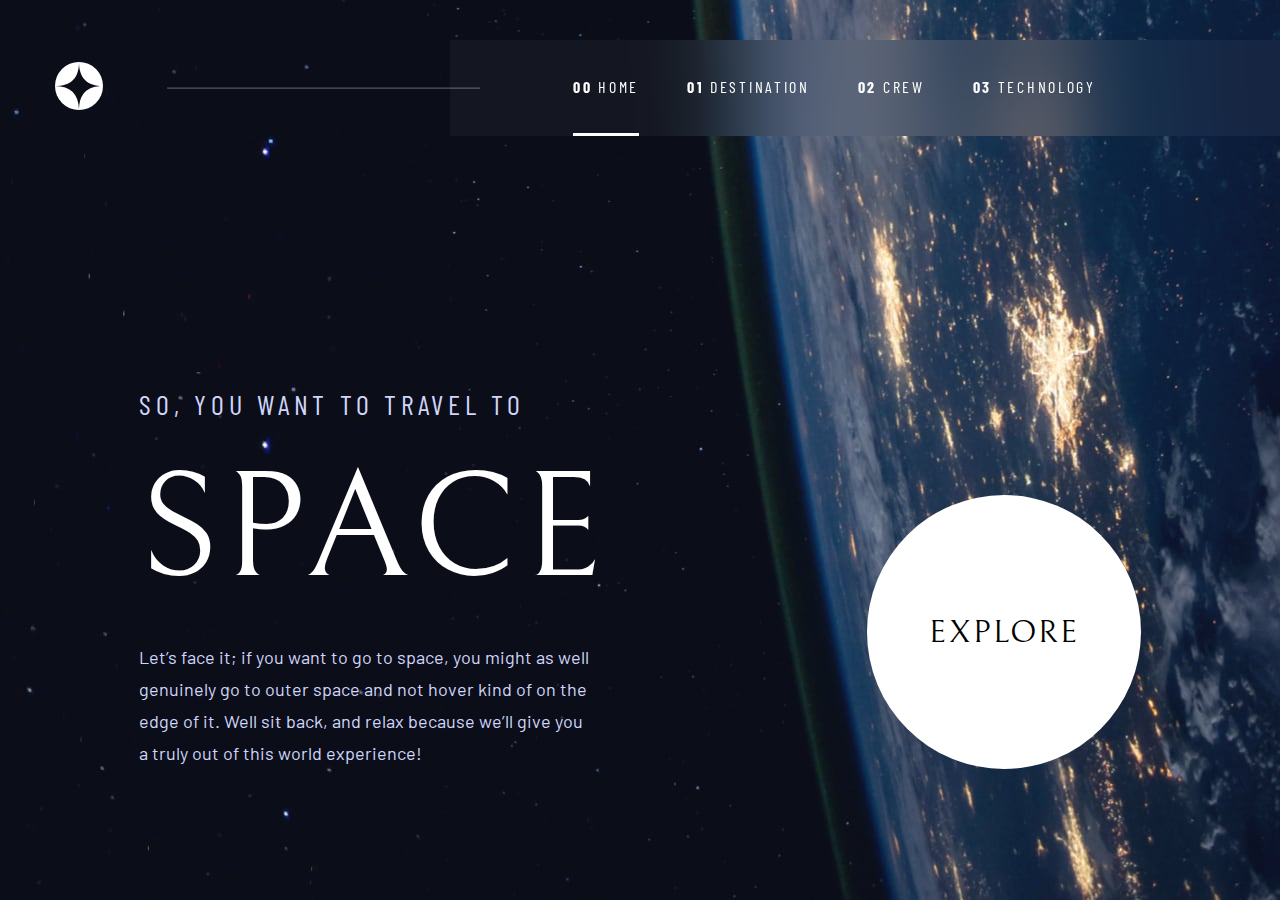
<file: index.html>
<!DOCTYPE html>
<html lang="en">

<head>
  <meta charset="UTF-8">
  <meta name="viewport" content="width=device-width, initial-scale=1.0">
  <meta name="theme-color" content="#3498db">

  <link rel="icon" type="image/png" sizes="32x32" href="./assets/favicon-32x32.png">
  <link rel="stylesheet" href="./styles/styles.css">
  <link rel="stylesheet" href="./styles/home.css">

  <link rel="preconnect" href="https://fonts.googleapis.com">
  <link rel="preconnect" href="https://fonts.gstatic.com" crossorigin>
  <link href="https://fonts.googleapis.com/css2?family=Barlow&family=Barlow+Condensed&family=Bellefair&display=swap"
    rel="stylesheet">

  <title>Space tourism website</title>
</head>

<body>

  <main class="container">
    <header>
      <a href="./index.html"><img src="./assets/shared/logo.svg" class="logo" alt="logo"></a>
      <hr class="row">
      <nav class="navbar">
        <ul class="nav-ul">
          <li class="nav-li active"><a href="./index.html"><strong>00</strong> Home</a></li>
          <li class="nav-li normal"><a href="./destination.html"><strong>01</strong> Destination</a></li>
          <li class="nav-li normal"><a href="./crew.html"><strong>02</strong> Crew</a></li>
          <li class="nav-li normal"><a href="./technology.html"><strong>03</strong> Technology</a></li>
        </ul>
      </nav>
      <div class="hamburguer" id="hamburguer">
        <div class="line" id="line1"></div>
        <div class="line" id="line2"></div>
        <div class="line" id="line3"></div>
      </div>
    </header>
    <section class="content">
      <div class="text-content">
        <h1 class="title">So, you want to travel to</h1>
        <h2 class="title2">Space</h2>
        <p class="description">
          Let’s face it; if you want to go to space, you might as well genuinely go to
          outer space and not hover kind of on the edge of it. Well sit back, and relax
          because we’ll give you a truly out of this world experience!
        </p>
      </div>
      <div class="explore"><a href="">Explore</a></div>
    </section>
  </main>
  <script src="./scripts/index.js"></script>
</body>

</html>
</file>
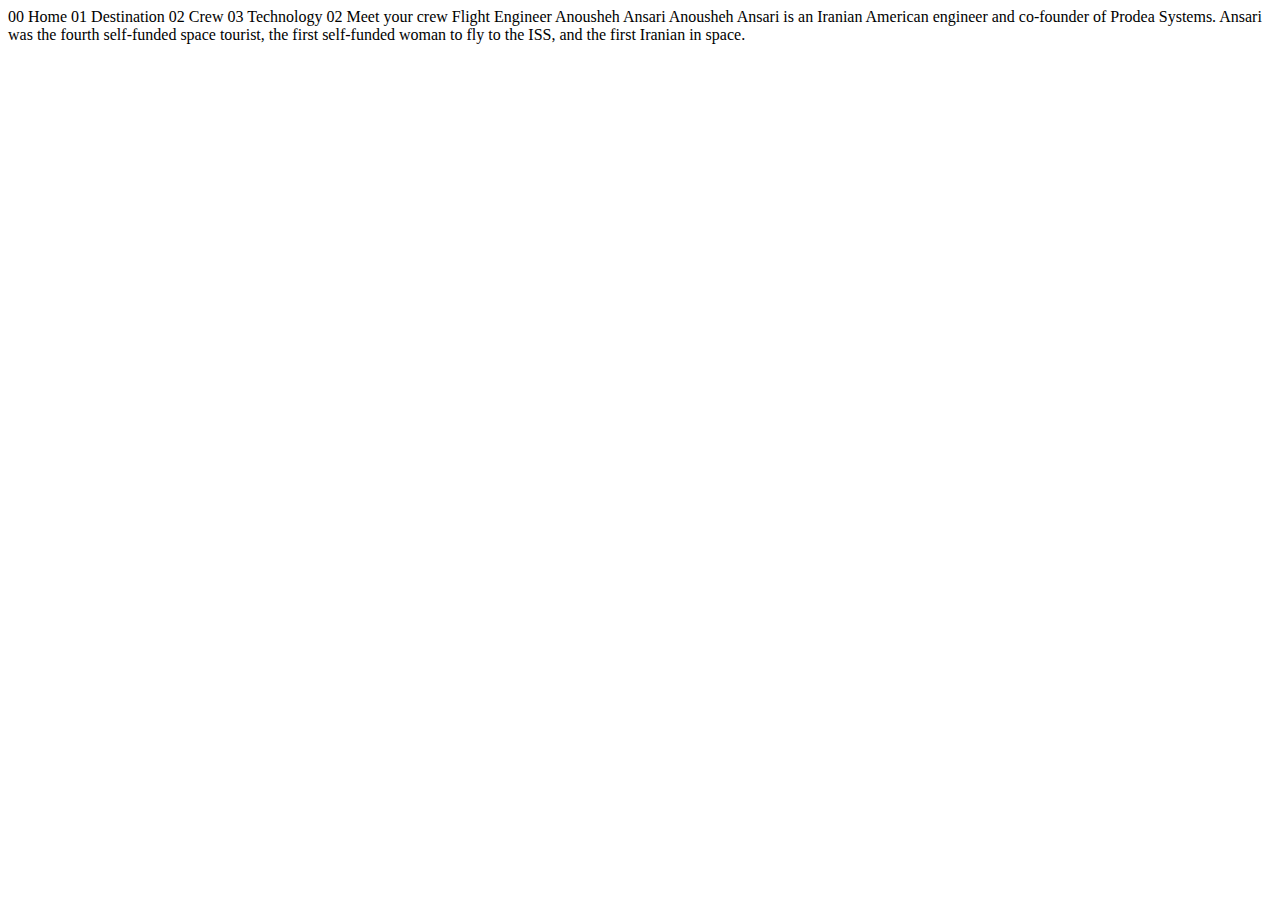
<file: crew-engineer.html>
<!DOCTYPE html>
<html lang="en">
<head>
  <meta charset="UTF-8">
  <meta name="viewport" content="width=device-width, initial-scale=1.0">

  <link rel="icon" type="image/png" sizes="32x32" href="./assets/favicon-32x32.png">
  
  <title>Frontend Mentor | Space tourism website</title>
</head>
<body>

  00 Home
  01 Destination
  02 Crew
  03 Technology

  02 Meet your crew

  Flight Engineer
  Anousheh Ansari

  Anousheh Ansari is an Iranian American engineer and co-founder of Prodea Systems. 
  Ansari was the fourth self-funded space tourist, the first self-funded woman to 
  fly to the ISS, and the first Iranian in space. 
</body>
</html>
</file>
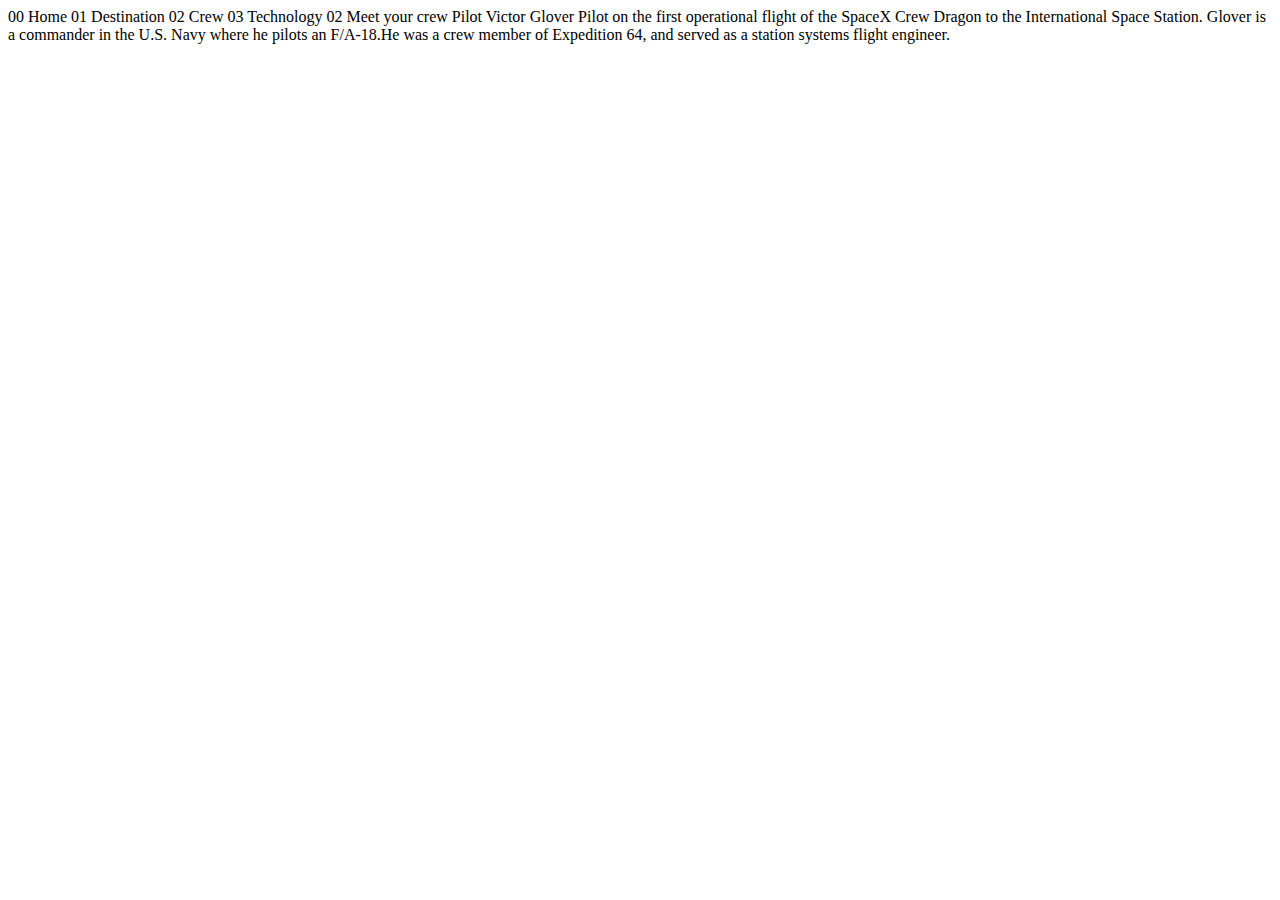
<file: crew-pilot.html>
<!DOCTYPE html>
<html lang="en">
<head>
  <meta charset="UTF-8">
  <meta name="viewport" content="width=device-width, initial-scale=1.0">

  <link rel="icon" type="image/png" sizes="32x32" href="./assets/favicon-32x32.png">
  
  <title>Frontend Mentor | Space tourism website</title>
</head>
<body>

  00 Home
  01 Destination
  02 Crew
  03 Technology

  02 Meet your crew

  Pilot
  Victor Glover

  Pilot on the first operational flight of the SpaceX Crew Dragon to the 
  International Space Station. Glover is a commander in the U.S. Navy where 
  he pilots an F/A-18.He was a crew member of Expedition 64, and served as a 
  station systems flight engineer. 
</body>
</html>
</file>
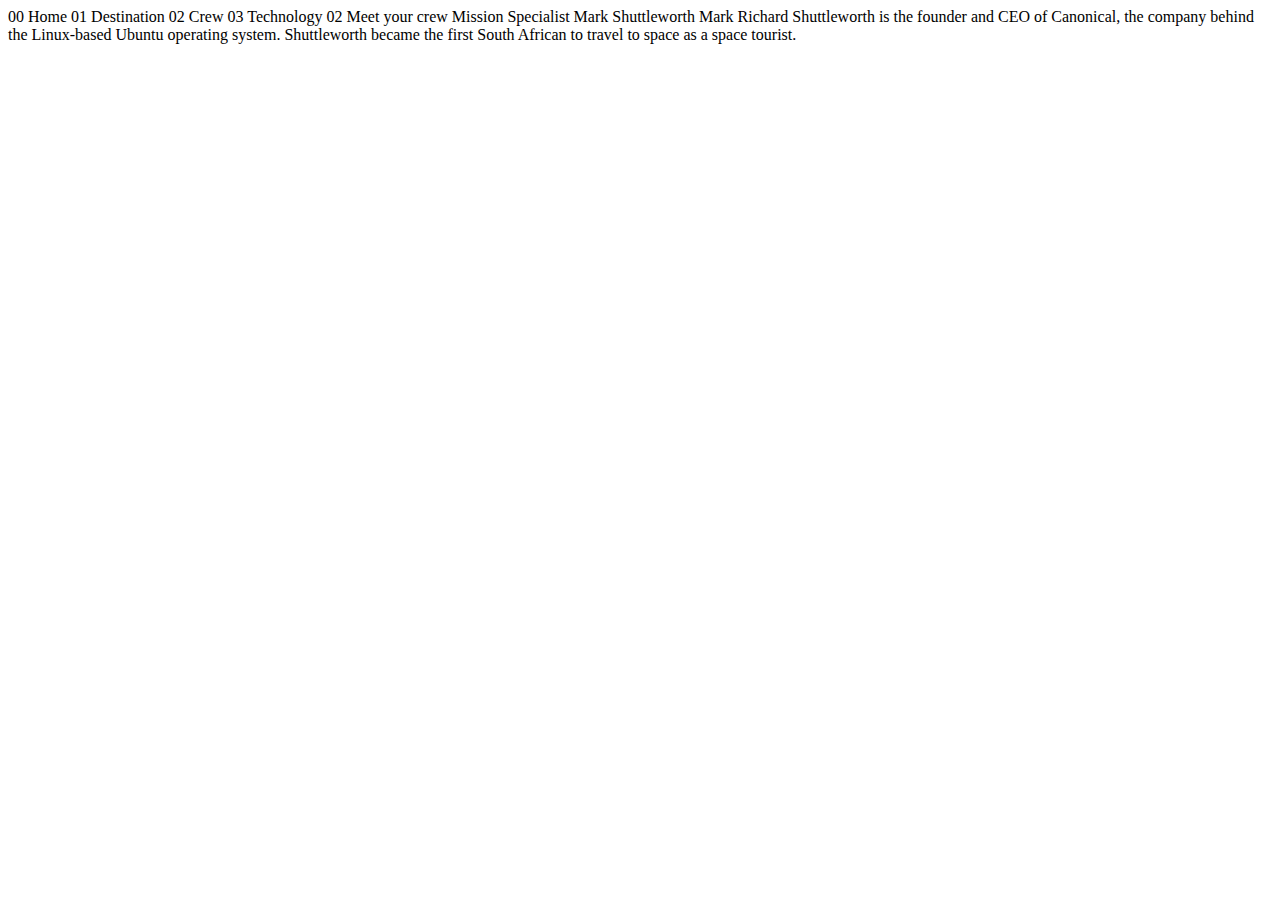
<file: crew-specialist.html>
<!DOCTYPE html>
<html lang="en">
<head>
  <meta charset="UTF-8">
  <meta name="viewport" content="width=device-width, initial-scale=1.0">

  <link rel="icon" type="image/png" sizes="32x32" href="./assets/favicon-32x32.png">
  
  <title>Frontend Mentor | Space tourism website</title>
</head>
<body>

  00 Home
  01 Destination
  02 Crew
  03 Technology

  02 Meet your crew

  Mission Specialist
  Mark Shuttleworth

  Mark Richard Shuttleworth is the founder and CEO of Canonical, the company behind 
  the Linux-based Ubuntu operating system. Shuttleworth became the first South 
  African to travel to space as a space tourist.
</body>
</html>
</file>
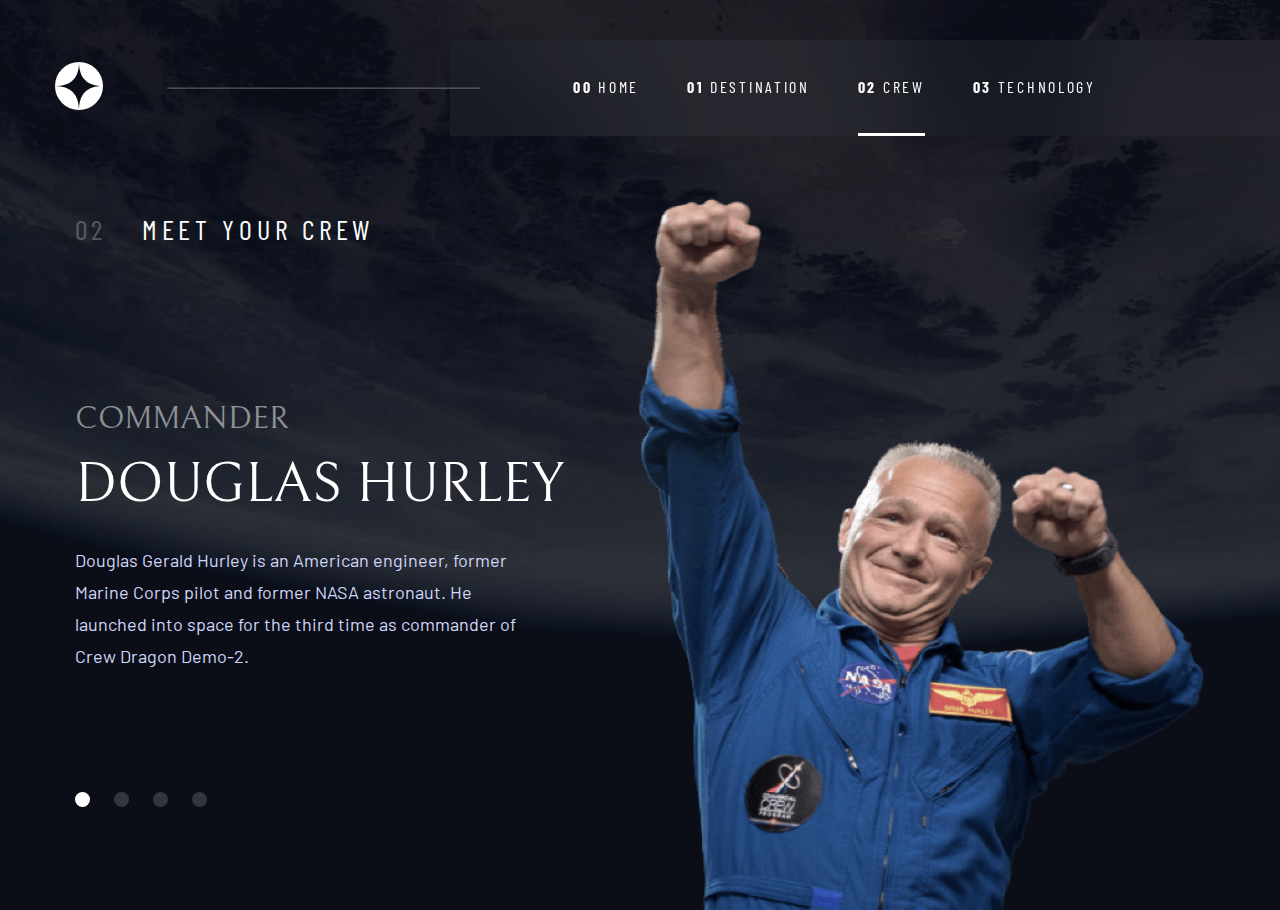
<file: crew.html>
<!DOCTYPE html>
<html lang="en">
<head>
  <meta charset="UTF-8">
  <meta name="viewport" content="width=device-width, initial-scale=1.0">

  <link rel="icon" type="image/png" sizes="32x32" href="./assets/favicon-32x32.png">
  <link rel="stylesheet" href="./styles/styles.css">
  <link rel="stylesheet" href="./styles/crew.css">

  <link rel="preconnect" href="https://fonts.googleapis.com">
  <link rel="preconnect" href="https://fonts.gstatic.com" crossorigin>
  <link href="https://fonts.googleapis.com/css2?family=Barlow&family=Barlow+Condensed&family=Bellefair&display=swap" rel="stylesheet">
  
  <title>Space tourism website</title>
</head>
<body>

  <main class="container">
    <header>
      <a href="./index.html"><img src="./assets/shared/logo.svg" class="logo" alt="logo"></a>
      <hr class="row">
      <nav class="navbar">
        <ul class="nav-ul">
          <li class="nav-li normal"><a href="./index.html"><strong>00</strong> Home</a></li>
          <li class="nav-li normal"><a href="./destination.html"><strong>01</strong> Destination</a></li>
          <li class="nav-li active"><a href="./crew.html"><strong>02</strong> Crew</a></li>
          <li class="nav-li normal"><a href="./technology.html"><strong>03</strong> Technology</a></li>
        </ul>
      </nav>
      <div class="hamburguer" id="hamburguer">
        <div class="line" id="line1"></div>
        <div class="line" id="line2"></div>
        <div class="line" id="line3"></div>
      </div>
    </header>
    <section class="content">
      <aside class="text-content">
        <h3 class="pick"><span class="zero-one">02</span> Meet your crew</h3>
        <div class="text-wrapper">
          <h2 class="role">Commander</h2>
          <h1 class="name">Douglas Hurley</h1>
          <p class="description">
            Douglas Gerald Hurley is an American engineer, former Marine Corps pilot
            and former NASA astronaut. He launched into space for the third time as
            commander of Crew Dragon Demo-2.
          </p>
          <div class="dots">
            <div class="dot dot-active"></div>
            <div class="dot dot-normal"></div>
            <div class="dot dot-normal"></div>
            <div class="dot dot-normal"></div>
          </div>
        </div>
      </aside>
      <img src="./assets/crew/image-douglas-hurley.png" class="crew-img" alt="">
    </section>
  </main>
  <script src="./scripts/index.js"></script>
</body>
</html>
</file>
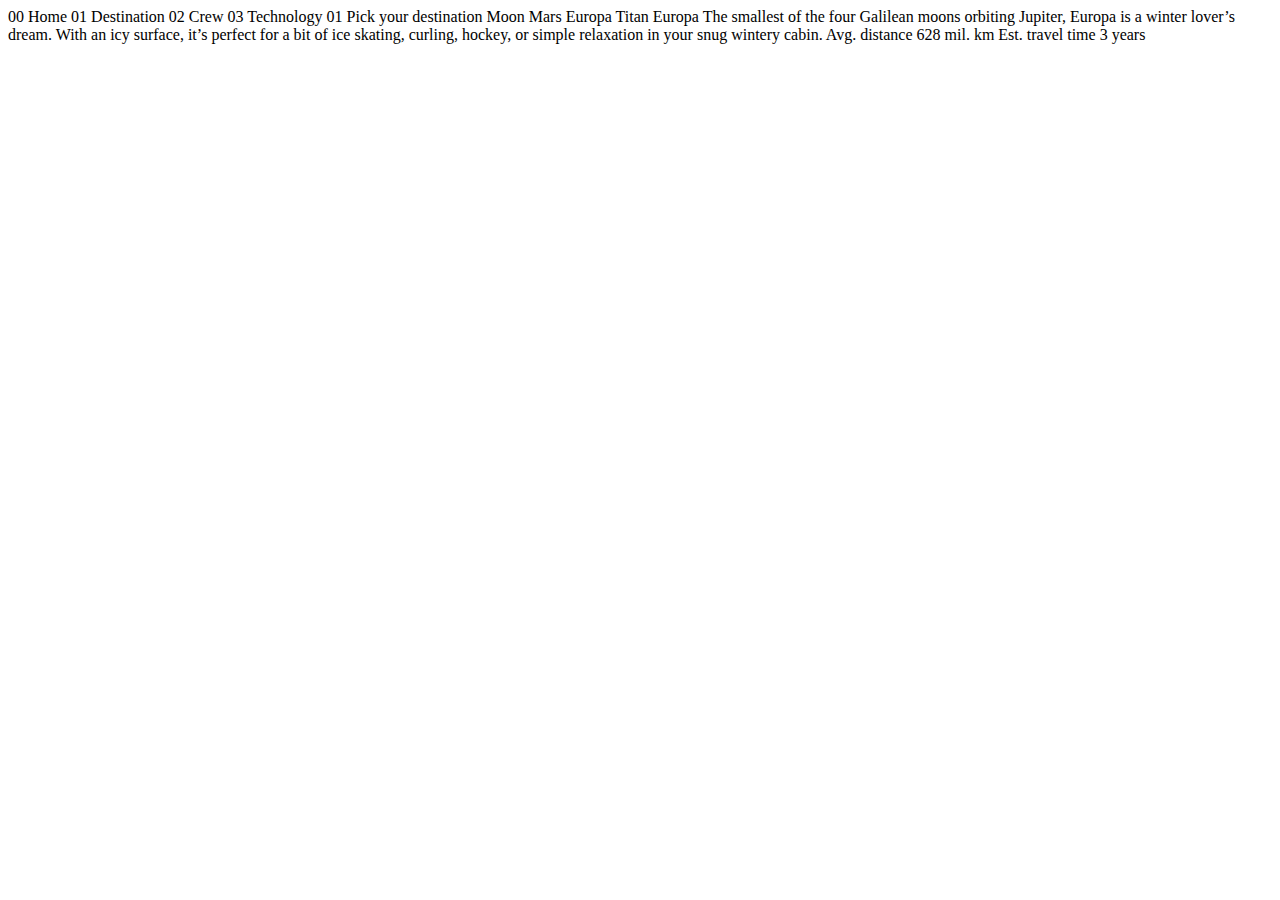
<file: destination-europa.html>
<!DOCTYPE html>
<html lang="en">
<head>
  <meta charset="UTF-8">
  <meta name="viewport" content="width=device-width, initial-scale=1.0">

  <link rel="icon" type="image/png" sizes="32x32" href="./assets/favicon-32x32.png">
  
  <title>Frontend Mentor | Space tourism website</title>
</head>
<body>

  00 Home
  01 Destination
  02 Crew
  03 Technology

  01 Pick your destination

  Moon
  Mars
  Europa
  Titan

  Europa

  The smallest of the four Galilean moons orbiting Jupiter, Europa is a 
  winter lover’s dream. With an icy surface, it’s perfect for a bit of 
  ice skating, curling, hockey, or simple relaxation in your snug 
  wintery cabin.

  Avg. distance
  628 mil. km

  Est. travel time
  3 years
</body>
</html>
</file>
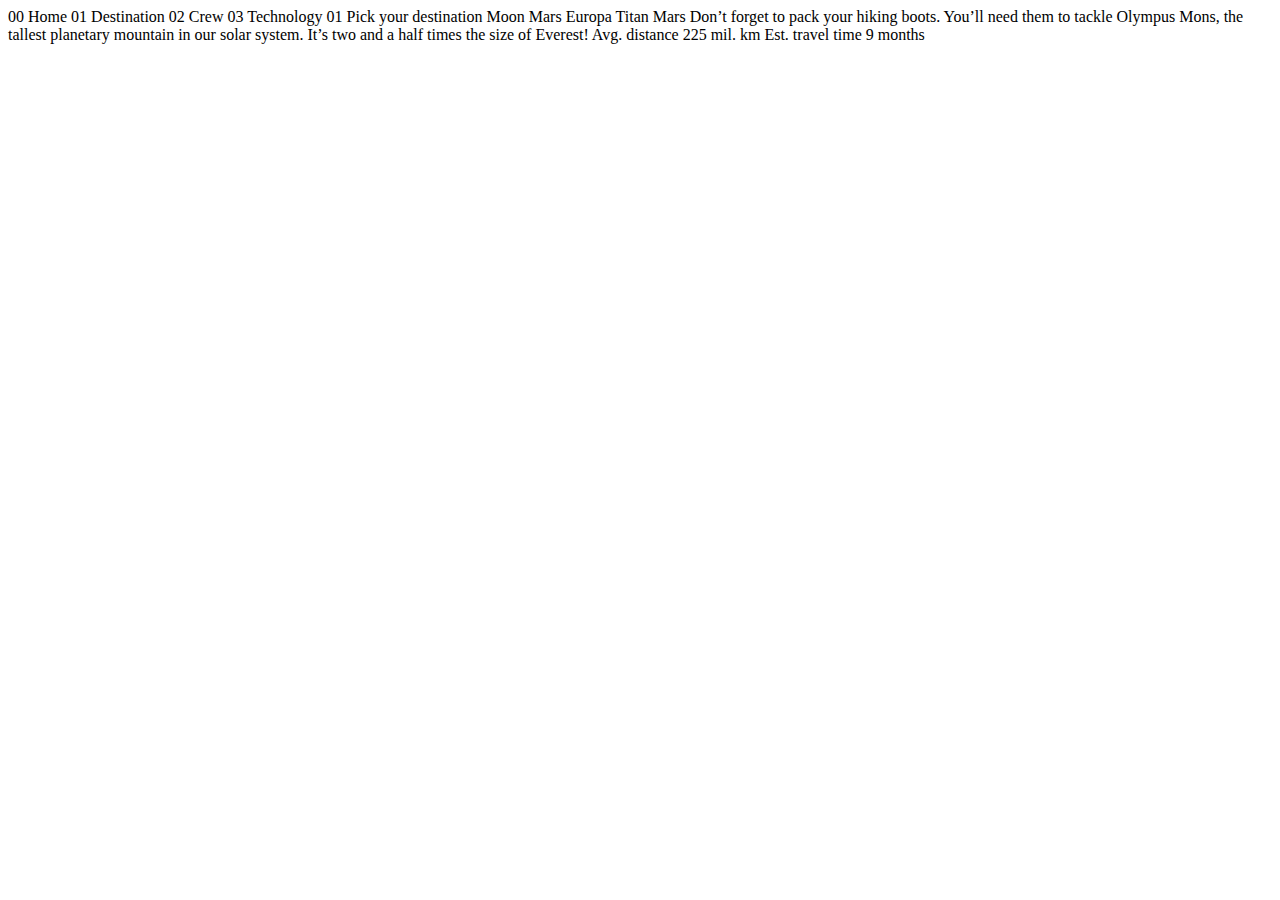
<file: destination-mars.html>
<!DOCTYPE html>
<html lang="en">
<head>
  <meta charset="UTF-8">
  <meta name="viewport" content="width=device-width, initial-scale=1.0">

  <link rel="icon" type="image/png" sizes="32x32" href="./assets/favicon-32x32.png">
  
  <title>Frontend Mentor | Space tourism website</title>
</head>
<body>

  00 Home
  01 Destination
  02 Crew
  03 Technology

  01 Pick your destination

  Moon
  Mars
  Europa
  Titan

  Mars

  Don’t forget to pack your hiking boots. You’ll need them to tackle Olympus Mons, 
  the tallest planetary mountain in our solar system. It’s two and a half times 
  the size of Everest!

  Avg. distance
  225 mil. km

  Est. travel time
  9 months
</body>
</html>
</file>
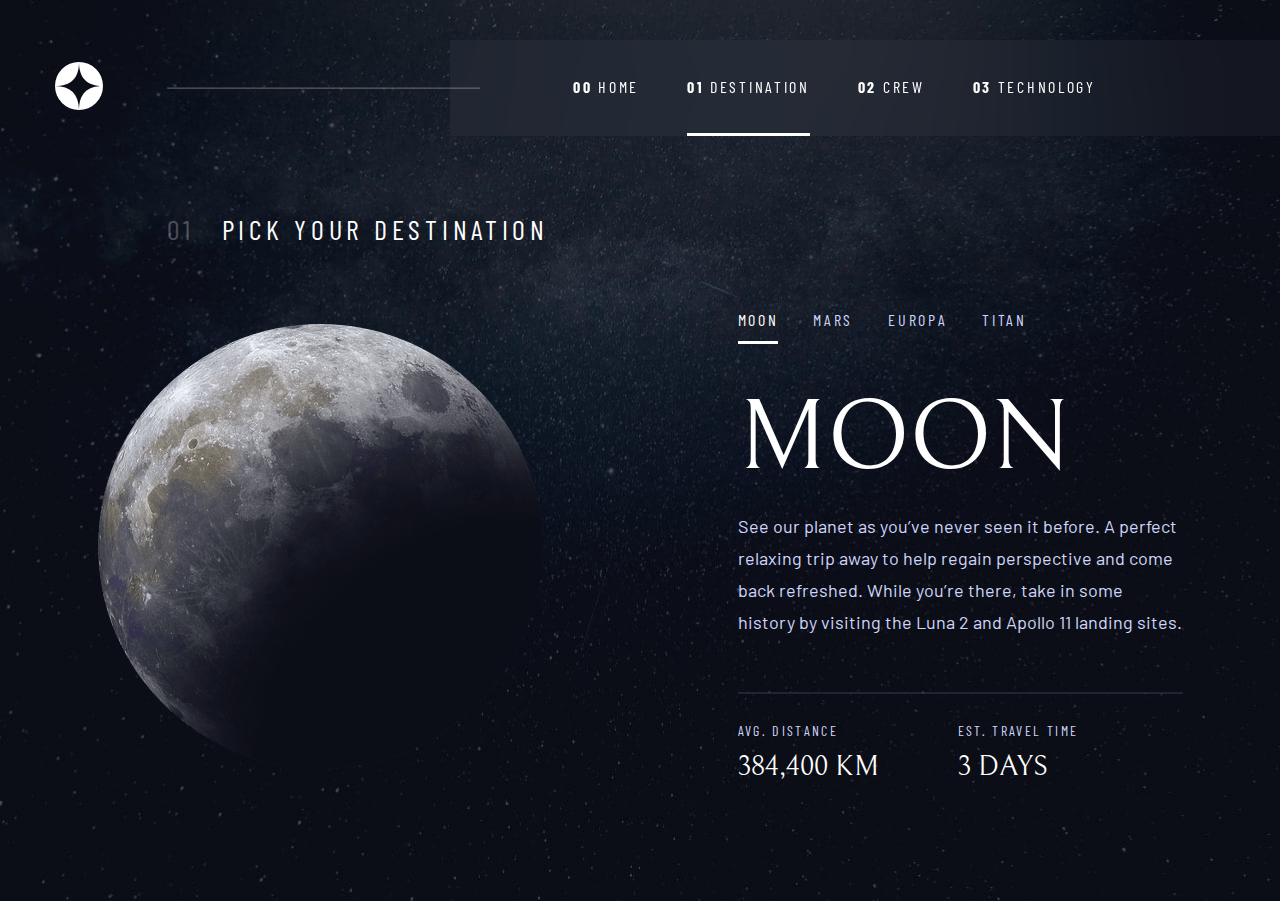
<file: destination.html>
<!DOCTYPE html>
<html lang="en">
<head>
  <meta charset="UTF-8">
  <meta name="viewport" content="width=device-width, initial-scale=1.0">

  <link rel="icon" type="image/png" sizes="32x32" href="./assets/favicon-32x32.png">
  <link rel="stylesheet" href="./styles/styles.css">
  <link rel="stylesheet" href="./styles/destination.css">

  <link rel="preconnect" href="https://fonts.googleapis.com">
  <link rel="preconnect" href="https://fonts.gstatic.com" crossorigin>
  <link href="https://fonts.googleapis.com/css2?family=Barlow&family=Barlow+Condensed&family=Bellefair&display=swap" rel="stylesheet">
  
  <title>Space tourism website</title>
</head>
<body>

  <main class="container">
    <header>
      <a href="./index.html"><img src="./assets/shared/logo.svg" class="logo" alt="logo"></a>
      <hr class="row">
      <nav class="navbar">
        <ul class="nav-ul">
          <li class="nav-li normal"><a href="./index.html"><strong>00</strong> Home</a></li>
          <li class="nav-li active"><a href="./destination.html"><strong>01</strong> Destination</a></li>
          <li class="nav-li normal"><a href="./crew.html"><strong>02</strong> Crew</a></li>
          <li class="nav-li normal"><a href="./technology.html"><strong>03</strong> Technology</a></li>
        </ul>
      </nav>
      <div class="hamburguer" id="hamburguer">
        <div class="line" id="line1"></div>
        <div class="line" id="line2"></div>
        <div class="line" id="line3"></div>
      </div>
    </header>
    <h2 class="pick"><span class="zero-one">01</span> Pick your destination</h2>
    <section class="main-content">
      <img src="./assets/destination/image-moon.png" class="planet-img" alt="moon">
      <aside class="side-content">
        <ul class="aside-ul">
          <li class="aside-li aside-active">Moon</li>
          <li class="aside-li aside-normal">Mars</li>
          <li class="aside-li aside-normal">Europa</li>
          <li class="aside-li aside-normal">Titan</li>
        </ul>
        <h1 class="title">Moon</h1>
        <p class="description">
          See our planet as you’ve never seen it before. A perfect relaxing trip away to help
          regain perspective and come back refreshed. While you’re there, take in some history
          by visiting the Luna 2 and Apollo 11 landing sites.
        </p>
        <hr class="aside-row">
        <div class="stats-container">
          <div class="distance-container">
            <p class="avg-distance">Avg. distance</p>
            <p class="distance">384,400 km</p>
          </div>
          <div class="travel-time-container">
            <p class="travel-time">Est. travel time</p>
            <p class="time">3 days</p>
          </div>
        </div>
      </aside>
    </section>
  </main>
  <script src="./scripts/index.js"></script>
  <script src="./scripts/destination.js" type="module"></script>
</body>
</html>
</file>
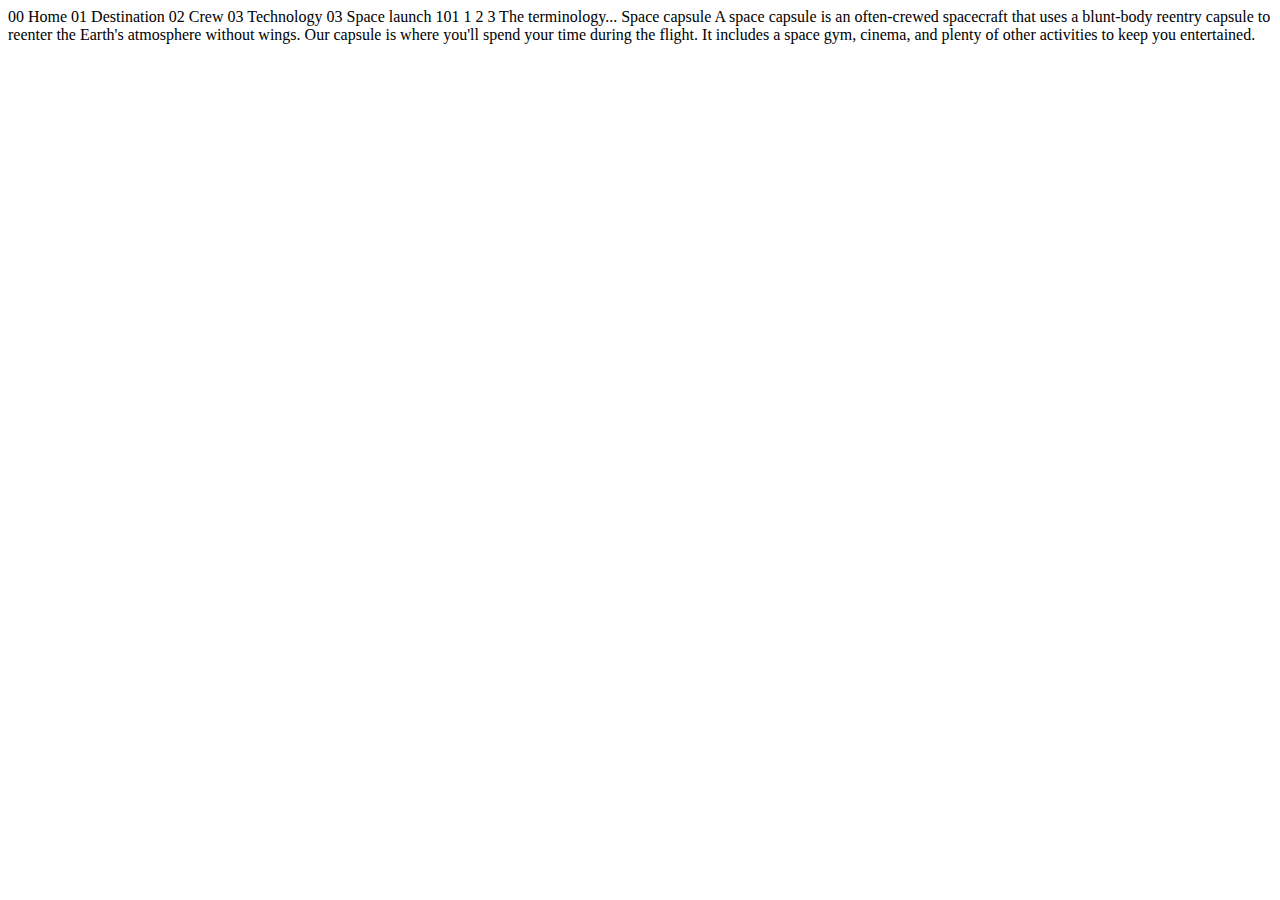
<file: technology-capsule.html>
<!DOCTYPE html>
<html lang="en">
<head>
  <meta charset="UTF-8">
  <meta name="viewport" content="width=device-width, initial-scale=1.0">

  <link rel="icon" type="image/png" sizes="32x32" href="./assets/favicon-32x32.png">
  
  <title>Frontend Mentor | Space tourism website</title>
</head>
<body>

  00 Home
  01 Destination
  02 Crew
  03 Technology

  03 Space launch 101

  1
  2
  3

  The terminology...
  Space capsule

  A space capsule is an often-crewed spacecraft that uses a blunt-body reentry 
  capsule to reenter the Earth's atmosphere without wings. Our capsule is where 
  you'll spend your time during the flight. It includes a space gym, cinema, 
  and plenty of other activities to keep you entertained.
</body>
</html>
</file>
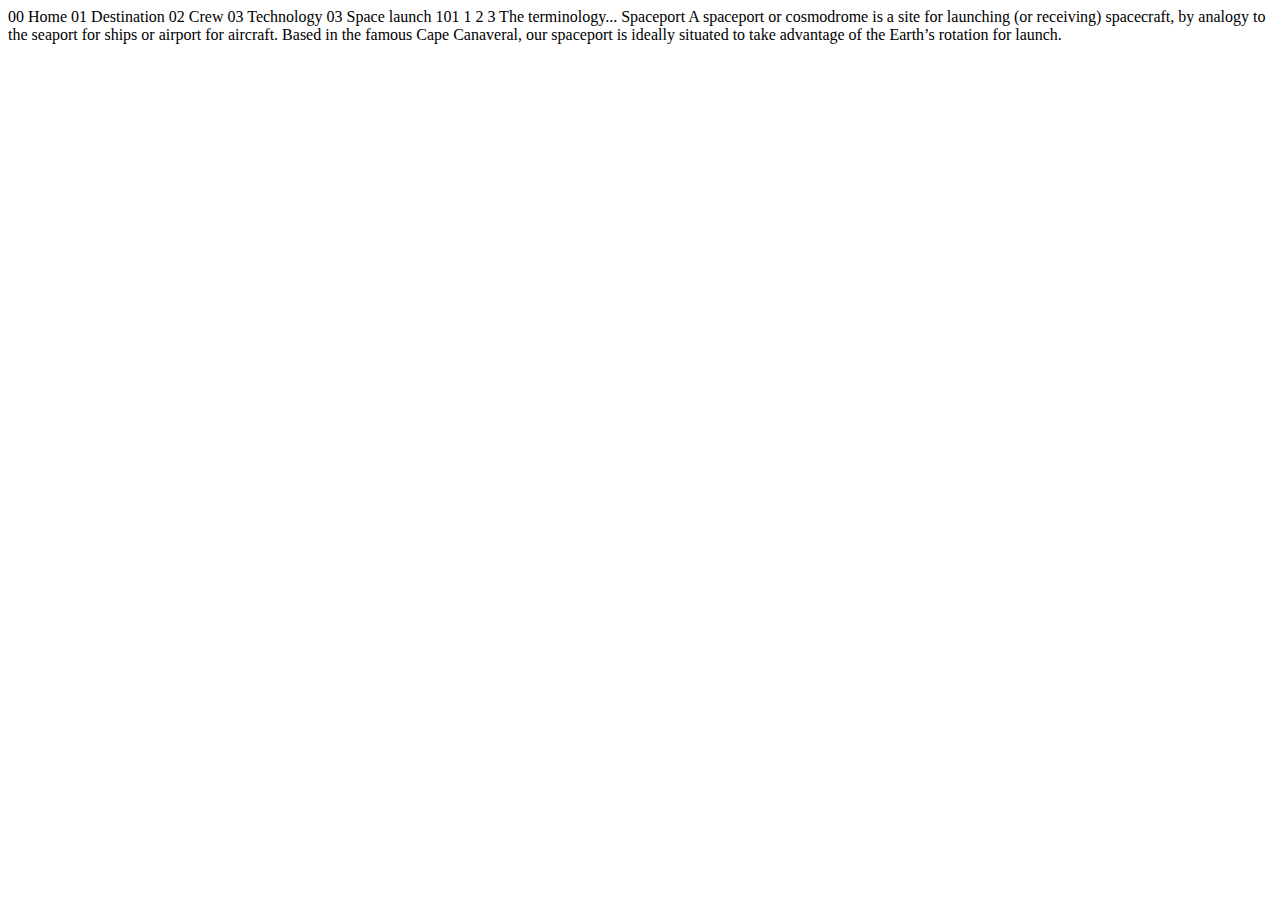
<file: technology-spaceport.html>
<!DOCTYPE html>
<html lang="en">
<head>
  <meta charset="UTF-8">
  <meta name="viewport" content="width=device-width, initial-scale=1.0">

  <link rel="icon" type="image/png" sizes="32x32" href="./assets/favicon-32x32.png">
  
  <title>Frontend Mentor | Space tourism website</title>
</head>
<body>

  00 Home
  01 Destination
  02 Crew
  03 Technology

  03 Space launch 101

  1
  2
  3

  The terminology...
  Spaceport

  A spaceport or cosmodrome is a site for launching (or receiving) spacecraft, 
  by analogy to the seaport for ships or airport for aircraft. Based in the 
  famous Cape Canaveral, our spaceport is ideally situated to take advantage 
  of the Earth’s rotation for launch.
</body>
</html>
</file>
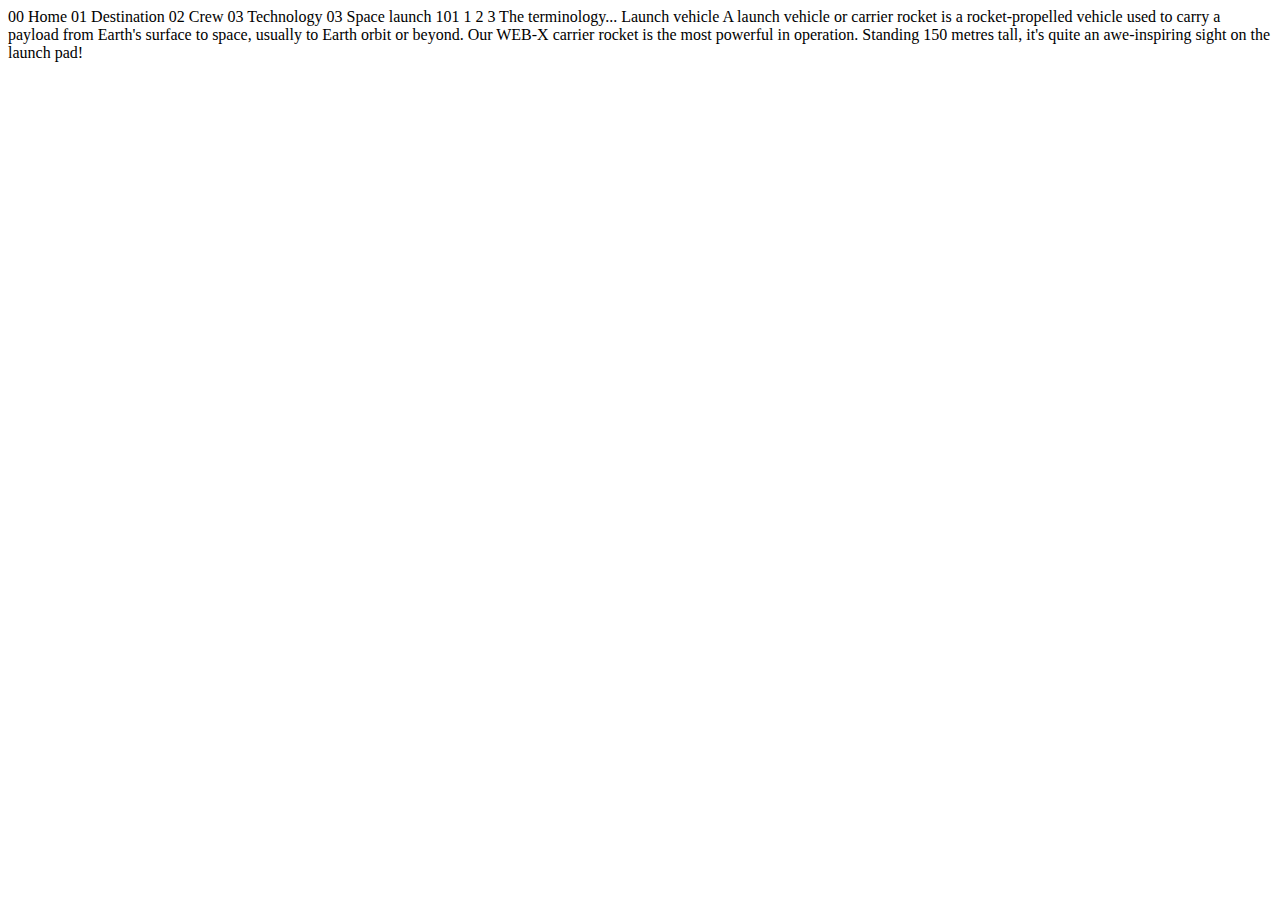
<file: technology-vehicle.html>
<!DOCTYPE html>
<html lang="en">
<head>
  <meta charset="UTF-8">
  <meta name="viewport" content="width=device-width, initial-scale=1.0">

  <link rel="icon" type="image/png" sizes="32x32" href="./assets/favicon-32x32.png">
  
  <title>Frontend Mentor | Space tourism website</title>
</head>
<body>

  00 Home
  01 Destination
  02 Crew
  03 Technology

  03 Space launch 101

  1
  2
  3

  The terminology...
  Launch vehicle

  A launch vehicle or carrier rocket is a rocket-propelled vehicle used to carry a 
  payload from Earth's surface to space, usually to Earth orbit or beyond. Our 
  WEB-X carrier rocket is the most powerful in operation. Standing 150 metres tall, 
  it's quite an awe-inspiring sight on the launch pad!
</body>
</html>
</file>
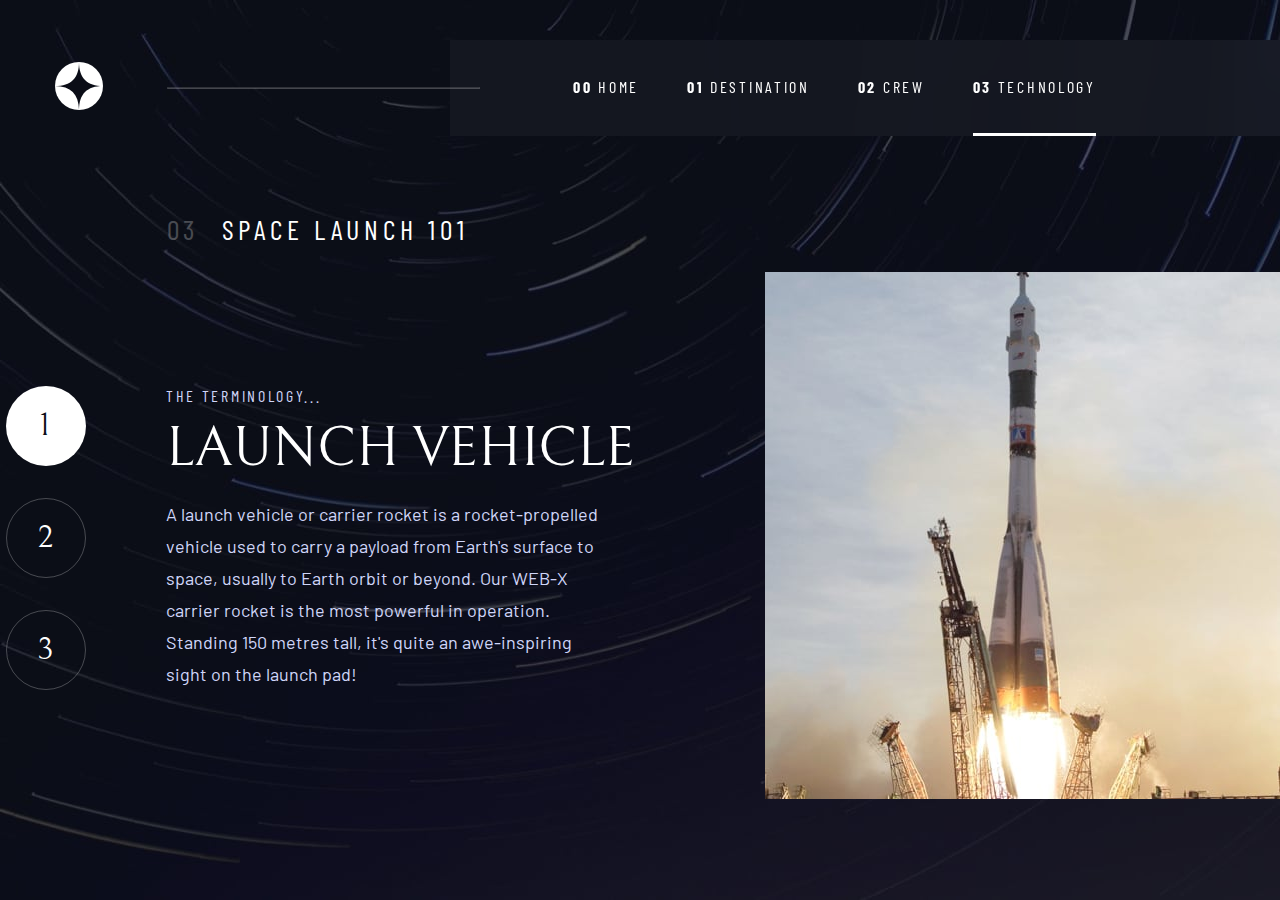
<file: technology.html>
<!DOCTYPE html>
<html lang="en">
<head>
  <meta charset="UTF-8">
  <meta name="viewport" content="width=device-width, initial-scale=1.0">

  <link rel="icon" type="image/png" sizes="32x32" href="./assets/favicon-32x32.png">
  <link rel="stylesheet" href="./styles/styles.css">
  <link rel="stylesheet" href="./styles/technology.css">

  <link rel="preconnect" href="https://fonts.googleapis.com">
  <link rel="preconnect" href="https://fonts.gstatic.com" crossorigin>
  <link href="https://fonts.googleapis.com/css2?family=Barlow&family=Barlow+Condensed&family=Bellefair&display=swap" rel="stylesheet">
  
  <title>Space tourism website</title>
</head>
<body>

  <main class="container">
    <header>
      <a href="./index.html"><img src="./assets/shared/logo.svg" class="logo" alt="logo"></a>
      <hr class="row">
      <nav class="navbar">
        <ul class="nav-ul">
          <li class="nav-li normal"><a href="./index.html"><strong>00</strong> Home</a></li>
          <li class="nav-li normal"><a href="./destination.html"><strong>01</strong> Destination</a></li>
          <li class="nav-li normal"><a href="./crew.html"><strong>02</strong> Crew</a></li>
          <li class="nav-li active"><a href="./technology.html"><strong>03</strong> Technology</a></li>
        </ul>
      </nav>
      <div class="hamburguer" id="hamburguer">
        <div class="line" id="line1"></div>
        <div class="line" id="line2"></div>
        <div class="line" id="line3"></div>
      </div>
    </header>
    <h3 class="pick"><span class="zero-one">03</span> Space launch 101</h3>
    <section class="content">
      <div class="text-content">
        <div class="dots">
          <div class="dot dot-active">1</div>
          <div class="dot dot-normal">2</div>
          <div class="dot dot-normal">3</div>
        </div>
        <div class="text">
          <h2 class="terminology">The terminology...</h2>
          <h1 class="title">Launch vehicle</h1>
          <p class="description">
            A launch vehicle or carrier rocket is a rocket-propelled vehicle used to carry a
            payload from Earth's surface to space, usually to Earth orbit or beyond. Our
            WEB-X carrier rocket is the most powerful in operation. Standing 150 metres tall,
            it's quite an awe-inspiring sight on the launch pad!
          </p>
        </div>
      </div>
      <picture class="image">
        <source media="(max-width: 768px)" class="landscape" srcset="./assets/technology/image-launch-vehicle-landscape.jpg">
        <img src="./assets/technology/image-launch-vehicle-portrait.jpg" class="portrait" alt="launch-vehicle">
      </picture>
    </section>
  </main>

  <script src="./scripts/index.js"></script>
  <script src="./scripts/technology.js" type="module"></script>
</body>
</html>
</file>
<file: styles/styles.css>
* {
    padding: 0;
    margin: 0;
    box-sizing: border-box;
    color: #fff;
    list-style: none;
    text-decoration: none;
}

a:visited {
    color: inherit
}

.container {
    min-height: 100vh;
    background-position: top;
    background-size: cover;
    background-repeat: no-repeat;
}

header {
    position: relative;
    padding-left: 55px;
    padding-top: 40px;
    display: flex;
    align-items: center;
    justify-content: space-between;
}

.logo {
    height: 48px;
    width: 48px;
}

.row {
    position: absolute;
    height: 1px;
    opacity: 0.25;
    left: 167px;
    right: 800px;
    z-index: 1;
}

.navbar {
    background: rgba(255, 255, 255, 0.04);
    backdrop-filter: blur(40.7742px);
    height: 96px;
    display: flex;
    align-items: center;
    width: 830px;
    margin-left: auto;
}

ul {
    display: flex;
    align-items: center;
    text-transform: uppercase;
}

.nav-ul {
    margin-left: 123px;
    height: 100%;
    gap: 48px;
}

li {
    font-family: 'Barlow Condensed', sans-serif;
    font-size: 16px;
    letter-spacing: 2.7px;
    font-weight: 400;
    display: flex;
    align-items: center;
    border-bottom: 3px solid transparent;
    transition: .5s;
    height: 100%;
}

.normal:hover {
    border-bottom: 3px solid rgba(255, 255, 255, 0.5);
}

.active {
    border-bottom: 3px solid rgb(255, 255, 255);

}


strong {
    font-weight: 700;
}

@media (max-width: 768px) {

    .row,
    strong {
        display: none;
    }

    header {
        padding-top: 0;
        padding-left: 39px;
    }

    .navbar {
        width: 450px;
    }

    .nav-ul {
        margin-left: 48px;
        gap: 37px;
    }

    .nav-li {
        font-size: 14px;
        letter-spacing: 2.36px;
    }
}

@media (max-width: 500px) {
    header {
        padding-left: 24px;
        padding-top: 24px;
    }

    .logo {
        width: 40px;
        height: 40px;
    }

    .navbar {
        position: fixed;
        height: 100vh;
        width: 254px;
        right: -260px;
        top: 0;
        transition: all .3s;
    }

    .nav-ul {
        flex-direction: column;
        gap: 32px;
        height: 212px;
        margin: 118px 0 377px 32px;
        align-items: flex-start;
        width: 100%;
    }

    .nav-li {
        font-size: 16px;
        padding: 0;
        width: 100%;
    }

    strong {
        display: inline-block;
        margin-right: 12px;
    }

    .active {
        border-right: 3px solid rgb(255, 255, 255);
        border-bottom: none;
    }

    .hamburguer {
        width: 24px;
        height: 21px;
        margin-right: 24px;
        display: flex;
        flex-direction: column;
        gap: 6px;
        z-index: 1;
    }

    .line {
        width: 100%;
        height: 3px;
        background-color: #D0D6F9;
        transition: all ease .3s;
    }

    .show-menu .navbar {
        right: 0;
    }

    .show-menu #line1 {
        transform-origin: 0% 0%;
        transform: rotate(45deg) scaleX(1.1);
    }

    .show-menu #line2 {
        opacity: 0;
    }

    .show-menu #line3 {
        transform-origin: 0% 100%;
        transform: rotate(-45deg) scaleX(1.1);
    }

}
</file>
<file: styles/home.css>
.container {
    background-image: url(../assets/home/background-home-desktop.jpg);
}

.content {
    display: flex;
    align-items: flex-end;
    justify-content: space-around;
    margin-top: 251px;
}

.text-content {
    width: 450px;
}

.title {
    font-family: 'Barlow Condensed', sans-serif;
    font-size: 28px;
    font-weight: 400;
    letter-spacing: 4.75px;
    text-transform: uppercase;
    color: #D0D6F9;
    margin-bottom: 24px;
}

.title2 {
    font-family: 'Bellefair', sans-serif;
    font-size: 150px;
    font-weight: 400;
    text-transform: uppercase;
    margin-bottom: 24px;
    letter-spacing: 4.75px;
}

.description {
    font-family: 'Barlow', sans-serif;
    font-weight: 400;
    font-size: 18px;
    line-height: 32px;
    color: #D0D6F9;
}

.explore {
    width: 274px;
    height: 274px;
    background-color: #FFFFFF;
    font-family: 'Bellefair', sans-serif;
    color: black;
    font-size: 32px;
    font-weight: 400;
    letter-spacing: 2px;
    text-transform: uppercase;
    display: flex;
    justify-content: center;
    align-items: center;
    border-radius: 50%;
}

@media (max-width: 768px) {

    .container {
        background-image: url(../assets/home/background-home-tablet.jpg);
    }

    .content {
        flex-direction: column;
        align-items: center;
        margin-top: 106px;
    }

    .text-content {
        margin-bottom: 156px;
    }

    .title {
        text-align: center;
        font-size: 20px;
        letter-spacing: 3.38px;
    }

    .description {
        font-size: 16px;
        text-align: center;
        line-height: 28px;
    }

    .explore {
        width: 242px;
        height: 242px;
    }

}

@media (max-width: 500px) {

    .container {
        background-image: url(../assets/home/background-home-mobile.jpg);
    }

    .content {
        margin-top: 58px;
    }

    .text-content {
        margin-bottom: 81px;
        width: 327px;
    }


    .title {
        font-size: 16px;
        letter-spacing: 2.7px;
        margin-bottom: 16px;
    }

    .title2 {
        font-size: 80px;
        text-align: center;
        margin-bottom: 16px;
    }

    .description {
        font-size: 15px;
        line-height: 25px;
    }

    .explore {
        width: 150px;
        height: 150px;
        font-size: 20px;
        letter-spacing: 1.25px;
    }
}
</file>
<file: styles/crew.css>
.container{
    background: linear-gradient(rgba(11, 13, 23, 0.3), rgba(11, 13, 23, 0.3)), url(../assets/crew/background-crew-desktop.jpg);
    background-repeat: no-repeat;
    background-size: cover;
}

.content{
    display: flex;
    margin-top: 62px;
    justify-content: space-evenly;
}

.text-content{
    width: 488px;
}

.pick{
    font-family: 'Barlow Condensed', sans-serif;
    font-size: 28px;
    text-transform: uppercase;
    font-weight: 400;
    letter-spacing: 4.725px;
    margin-bottom: 154px;
    margin-top: 14px;
}

.zero-one{
    opacity: 0.25;
    margin-right: 24px;
}

.role{
    font-family: 'Bellefair', sans-serif;
    font-size: 32px;
    font-weight: 400;
    text-transform: uppercase;
    opacity: 0.5;
    margin-bottom: 15px;
}

.name{
    font-family: 'Bellefair', sans-serif;
    font-size: 56px;
    font-weight: 400;
    text-transform: uppercase;
    margin-bottom: 27px;
}

.description{
    font-family: 'Barlow', sans-serif;
    font-size: 18px;
    font-weight: 400;
    line-height: 32px;
    color: #D0D6F9;
    margin-bottom: 120px;
    width: 444px;
}

.dots{
    width: 132px;
    height: 15px;
    display: flex;
    gap: 24px;
}

.dot{
    width: 15px;
    height: 15px;
    border-radius: 50%;
    cursor: pointer;
}

.dot-active{
    background-color: #FFFFFF;
}

.dot-normal{
    background-color: #FFFFFF;
    opacity: 0.17;
}
.dot-normal:hover{
    opacity: 0.5;
}


.crew-img{
    width: 568px;
    height: 712px;
}


@media (max-width: 980px) {
    .crew-img, .text-content{
        width: 50%;
    }
    .description{
        width: 95%;
    }
}
@media (max-width: 768px) {
    .container{
        background-image: url(../assets/crew/background-crew-tablet.jpg);
    }
    .content{
        flex-direction: column;
        align-items: center;
        margin-top: 40px;
        gap: 40px;
    }

    .text-content{
        width: 100%;
        text-align: center;
    }

    .text-wrapper{
        width: 458px;
        margin: 0 auto;
    }

    .pick{
        font-size: 20px;
        letter-spacing: 3.375px;
        margin: 0 0 60px 38px;
        text-align: start;
    }

    .role{
        font-size: 24px;
        margin-bottom: 8px;
    }

    .name{
        font-size: 40px;
        margin-bottom: 16px;
    }

    .description{
        font-size: 16px;
        line-height: 28px;
        width: 100%;
        margin-bottom: 40px;
    }

    .dots{
        margin: 0 auto;
        width: 88px;
        height: 10px;
        gap: 16px;
    }

    .dot{
        width: 10px;
        height: 10px;
    }
    
    .crew-img{
        width: 456px;
        height: 572;
    }
}

@media (max-width: 500px) {
   .container{
    background-image: url(../assets/crew/background-crew-mobile.jpg);
   }
   

}
</file>
<file: styles/destination.css>
.container{
    background-image: url(../assets/destination/background-destination-desktop.jpg);
    padding-bottom: 118px;
}

.pick{
    font-family: 'Barlow Condensed', sans-serif;
    font-size: 28px;
    text-transform: uppercase;
    font-weight: 400;
    letter-spacing: 4.725px;
    margin: 76px 0 64px 166.5px;
}

.zero-one{
    opacity: 0.25;
    margin-right: 16px;
}

.main-content{
    display: flex;
    align-items: center;
    justify-content: space-around;
}


.planet-img{
    width: 445px;
    height: auto;
}

.side-content {
    width: 445px;
}

.aside-ul{
    gap: 35px;
    margin-bottom: 37px;
}
.aside-li{
    padding-bottom: 12px;
    cursor: pointer;
}

.aside-active{
    border-bottom: 3px solid rgb(255, 255, 255);
}

.aside-normal{
    color: #D0D6F9;
}

.aside-normal:hover{
    border-bottom: 3px solid rgba(255, 255, 255, 0.5);
}

.title{
    font-family: 'Bellefair', sans-serif;
    font-size: 100px;
    font-weight: 400;
    text-transform: uppercase;
    margin-bottom: 14px;
}

.description{
    font-family: 'Barlow', sans-serif;
    font-size: 18px;
    line-height: 32px;
    color: #D0D6F9;
    font-weight: 400;
    margin-bottom: 54px;
}

.aside-row{
    border: 1px solid #383B4B;
    opacity: 0.5;
    margin-bottom: 28px;
    width: 100%;
}

.stats-container{
    display: flex;
    gap: 79px;
}

.avg-distance, .travel-time {
    font-family: 'Barlow Condensed', sans-serif;
    font-weight: 400;
    font-size: 14px;
    letter-spacing: 2.3625px;
    text-transform: uppercase;
    color: #D0D6F9;
    margin-bottom: 12px;
}

.distance, .time {
    font-family: 'Bellefair', sans-serif;
    font-size: 28px;
    font-weight: 400;
    text-transform: uppercase;
}

@media (max-width: 790px) {
    .container {
        background-image: url(../assets/destination/background-destination-tablet.jpg);
        padding-bottom: 62px;
    }

    .pick{
        font-size: 20px;
        letter-spacing: 3.375px;
        margin: 40px 0 60px 38.5px;
    }

    .main-content{
        flex-direction: column;
        gap: 53px;
        padding: 0 98px;
    }

    .planet-img{
        width: 300px;
    }

    .side-content{
        width: 100%;
        display: flex;
        flex-direction: column;
        align-items: center;
        text-align: center;
    }
    
    .aside-ul{
        margin-bottom: 32px;
    }    
    
    .title{
        font-size: 80px;
        margin-bottom: 8px;
    }
    
    .description{
        font-size: 16px;
        line-height: 28px;
        margin-bottom: 49px;
    }
}

@media (max-width: 500px) {
    .container{
        background-image: url(../assets/destination/background-destination-mobile.jpg);
        padding-bottom: 58px;
    }
    
    .pick{
        font-size: 16px;
        letter-spacing: 2.7px;
        text-align: center;
        margin: 34px 0 32px 0;
    }

    .zero-one{
        margin-right: 12px;
    }
    .main-content{
        gap: 26px;
        padding: 0 24px;
    }
    .planet-img{
        width: 170px;
    }
    
    .aside-ul{
        margin-bottom: 20px;
        gap: 26px;
    }    
    .aside-li{
        font-size: 14px;
        letter-spacing: 2.3625px;
    }
    
    .title{
        font-size: 56px;
        margin-bottom: 1px;
    }
    
    .description{
        font-size: 15px;
        line-height: 25px;
        margin-bottom: 32px;
    }
    .aside-row{
        margin-bottom: 32px;
    }

    .stats-container{
        flex-direction: column;
        gap: 32px;
    }

    .avg-distance, .travel-time{
        font-size: 14px;
    }

}
</file>
<file: styles/technology.css>
.container {
    background-image: url(../assets/technology/background-technology-desktop.jpg);
}

.pick {
    font-family: 'Barlow Condensed', sans-serif;
    font-size: 28px;
    text-transform: uppercase;
    font-weight: 400;
    letter-spacing: 4.725px;
    margin: 76px 0 26px 166.5px;
}

.zero-one {
    opacity: 0.25;
    margin-right: 12px;
}

.content {
    display: flex;
    align-items: center;
    justify-content: flex-end;
    gap: 130px;
}

.text-content {
    display: flex;
    gap: 80px;
}

.dots {
    display: flex;
    flex-direction: column;
    gap: 32px;
}

.dot {
    font-family: 'Bellefair';
    font-size: 32px;
    font-weight: 400;
    letter-spacing: 2px;
    border-radius: 50%;
    display: flex;
    justify-content: center;
    align-items: center;
    width: 80px;
    height: 80px;
    cursor: pointer;
}

.dot-active {
    color: #0B0D17;
    background-color: #FFFFFF;
}

.dot-normal {
    border: 1px solid rgba(255, 255, 255, 0.25);
    transition: 0.5s;
}

.dot-normal:hover {
    border: 1px solid rgba(255, 255, 255, 1);
}

.terminology {
    font-family: 'Barlow Condensed', sans-serif;
    font-weight: 400;
    text-transform: uppercase;
    font-size: 16px;
    letter-spacing: 2.7px;
    color: #D0D6F9;
    margin-bottom: 11px;
}

.title {
    font-family: 'Bellefair', sans-serif;
    font-size: 56px;
    text-transform: uppercase;
    font-weight: 400;
    margin-bottom: 17px;
}

.description {
    font-family: 'Barlow', sans-serif;
    font-size: 18px;
    font-weight: 400;
    line-height: 32px;
    color: #D0D6F9;
    max-width: 444px;
}

@media (max-width: 1110px) {
    .content {
        gap: 0;
        justify-content: space-around;
    }

    .text-content {
        margin-left: 20px;
        gap: 10px;
    }

    .image img {
        width: 415px;
    }
}

@media (max-width: 768px) {
    .container {
        background-image: url(../assets/technology/background-technology-tablet.jpg);
    }

    .pick {
        font-size: 20px;
        letter-spacing: 3.375px;
        margin: 40px 0 60px 38.5px;
    }

    .content {
        flex-direction: column;
        gap: 56px;
    }

    .image {
        width: 100%;
        order: 0;
    }

    .image img {
        width: 100%;
    }

    .text-content {
        order: 1;
        width: 100%;
        margin: 0;
        flex-direction: column;
        align-items: center;
        text-align: center;
        gap: 44px;
    }

    .dots {
        flex-direction: row;
        gap: 16px;
    }

    .dot {
        width: 60px;
        height: 60px;
        font-size: 24px;
        letter-spacing: 1.5px;
    }

    .terminology {
        margin-bottom: 16px;
    }

    .title {
        font-size: 40px;
        margin-bottom: 16px;
    }

    .description {
        font-size: 16px;
        line-height: 28px;
    }

}

@media (max-width: 500px) {
    .container {
        background-image: url(../assets/technology/background-technology-mobile.jpg);
    }

    .pick {
        font-size: 16px;
        letter-spacing: 2.7px;
        text-align: center;
        margin: 34px 0 32px 0;
    }

    .content {
        gap: 34px;
    }

    .text-content {
        gap: 26px;
    }

    .dot {
        width: 40px;
        height: 40px;
        font-size: 16px;
        letter-spacing: 1px;
    }

    .terminology {
        font-size: 14px;
        letter-spacing: 2.3625px;
        margin-bottom: 9px;
    }

    .title {
        font-size: 24px;
    }

    .description {
        font-size: 15px;
        line-height: 25px;
        max-width: 327px;
    }
}
</file>
